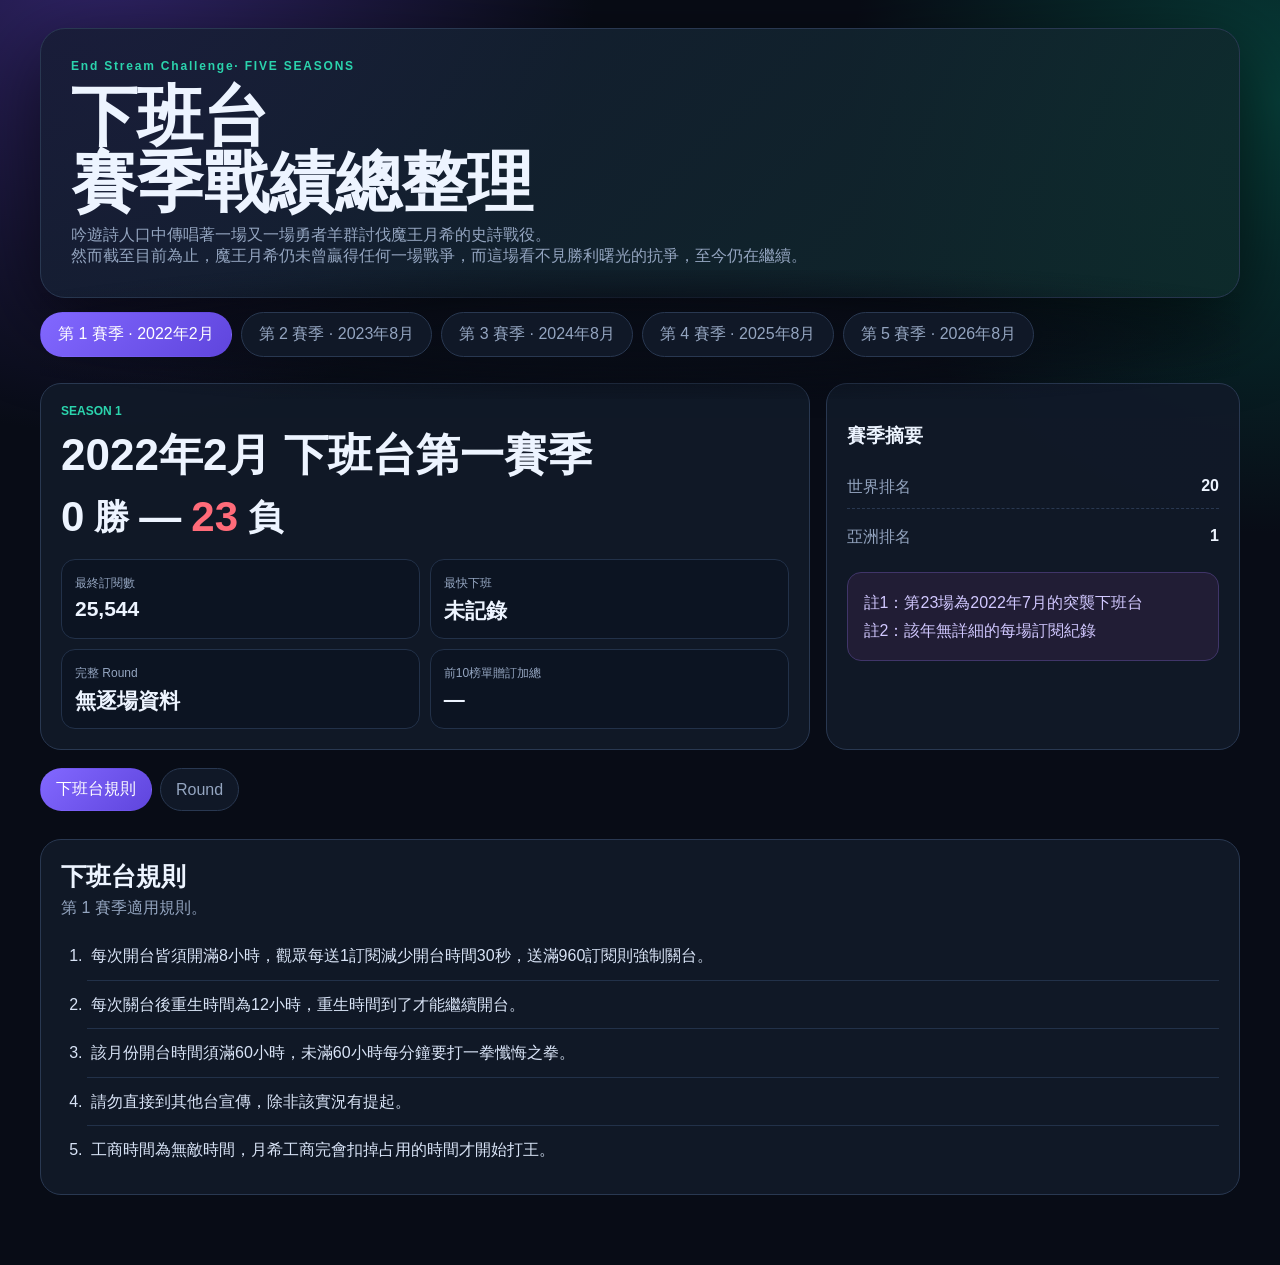
<file: index.html>
<!doctype html>
<html lang="zh-Hant">
<head>
<meta charset="utf-8">
<meta name="viewport" content="width=device-width,initial-scale=1">
<title>下班台賽季戰績總整理</title>
<link rel="stylesheet" href="css/style.css">
</head>
<body>
<main class="wrap">
<header class="masthead"><div class="eyebrow">End Stream Challenge· FIVE SEASONS</div><h1>下班台<br>賽季戰績總整理</h1><p>  吟遊詩人口中傳唱著一場又一場勇者羊群討伐魔王月希的史詩戰役。<br>
  然而截至目前為止，魔王月希仍未曾贏得任何一場戰爭，而這場看不見勝利曙光的抗爭，至今仍在繼續。</p></header>
<nav class="season-tabs" id="seasonTabs"></nav><div id="seasonPages"></div>
</main>
<script src="js/main.js"></script>
</body>
</html>
</file>
<file: css/style.css>
:root{--bg:#080c16;--panel:#111928;--panel2:#0c1422;--line:#293851;--text:#edf4ff;--muted:#94a5c0;--purple:#8268ff;--green:#2bd4ad;--yellow:#ffd166;--red:#ff6b79}
*{box-sizing:border-box}html{scroll-behavior:smooth;overflow-x:clip}body{margin:0;max-width:100%;overflow-x:clip;background:radial-gradient(circle at 8% -5%,#312469 0,transparent 28%),radial-gradient(circle at 100% 8%,#073d38 0,transparent 25%),var(--bg);color:var(--text);font-family:Inter,"Noto Sans TC","Microsoft JhengHei",sans-serif}
button,input,select{font:inherit}.wrap{width:100%;max-width:1240px;margin:auto;padding:28px 20px 70px}.masthead{padding:30px;border:1px solid var(--line);border-radius:25px;background:linear-gradient(135deg,#171c35dd,#0e2b2bdd);box-shadow:0 25px 80px #0009}.eyebrow{font-size:12px;color:var(--green);font-weight:900;letter-spacing:.15em}.masthead h1{font-size:clamp(34px,6vw,66px);line-height:1;margin:10px 0}.masthead p{color:var(--muted);margin:0}.season-tabs{position:sticky;top:0;z-index:20;isolation:isolate;display:flex;flex-wrap:wrap;align-items:center;gap:9px;padding:14px 0;max-width:100%;overflow:visible;background:transparent}.season-tabs::before{content:"";position:absolute;z-index:-1;pointer-events:none;inset:-28px 0;background:radial-gradient(ellipse at center,rgba(8,12,22,.94) 0%,rgba(8,12,22,.76) 34%,rgba(8,12,22,.32) 57%,rgba(8,12,22,.07) 73%,rgba(8,12,22,0) 84%,rgba(8,12,22,0) 100%)}.season-tab{max-width:100%;white-space:nowrap;border:1px solid var(--line);border-radius:999px;padding:11px 17px;background:#101827;color:var(--muted);cursor:pointer}.season-tab.active{background:linear-gradient(135deg,var(--purple),#5f45dd);border-color:transparent;color:#fff}.season{display:none;min-width:0}.season.active{display:block}
.hero{display:grid;grid-template-columns:1.3fr .7fr;gap:16px;margin-top:12px}.hero-card,.panel{background:#111928eF;border:1px solid var(--line);border-radius:21px;padding:20px}.season-kicker{color:var(--green);font-size:12px;font-weight:800}.hero-card h2{font-size:clamp(27px,4vw,44px);margin:8px 0}.record{display:flex;align-items:center;gap:10px;font-size:42px;font-weight:900}.record .loss{color:var(--red)}.stats{display:grid;grid-template-columns:repeat(2,1fr);gap:10px;margin-top:18px}.stat{background:var(--panel2);border:1px solid #223149;border-radius:14px;padding:13px}.stat span{color:var(--muted);font-size:12px}.stat b{display:block;margin-top:5px;font-size:21px}.season-nav{display:flex;flex-wrap:wrap;gap:8px;margin:18px 0}.season-nav button{border:1px solid var(--line);border-radius:999px;padding:10px 15px;color:var(--muted);background:#101827;cursor:pointer}.season-nav button:hover{color:#fff;border-color:var(--purple)}.season-nav button.active{color:#fff;border-color:transparent;background:linear-gradient(135deg,var(--purple),#5f45dd)}.season-subpage{display:none}.season-subpage.active{display:block}
.section{scroll-margin-top:78px;margin-top:28px}.section-head{display:flex;justify-content:space-between;align-items:end;gap:14px;margin-bottom:13px}.section-head h3{font-size:25px;margin:0}.section-head p{color:var(--muted);margin:5px 0 0}.grid{display:grid;grid-template-columns:1.3fr .7fr;gap:15px}.top-list{display:grid;gap:8px}.rank-row{display:grid;grid-template-columns:48px minmax(0,1fr) 105px;gap:11px;align-items:center;padding:12px;border:1px solid #223149;background:#0c1422;border-radius:14px}.rank-row.first{border-color:#756128;background:linear-gradient(90deg,#3b3118,#101827)}.rank-no{text-align:center;font-size:18px;font-weight:900}.rank-name{font-weight:800;overflow:hidden;text-overflow:ellipsis}.meta{color:var(--muted);font-size:12px;margin-top:4px}.amount{text-align:right;color:var(--green);font-weight:900}.bar{height:5px;background:#25334b;border-radius:8px;margin-top:7px;overflow:hidden}.bar i{display:block;height:100%;background:linear-gradient(90deg,var(--purple),var(--green))}
.mini-list{display:grid;gap:8px}.mini{display:flex;justify-content:space-between;gap:13px;padding:10px 0;border-bottom:1px dashed var(--line)}.mini:last-child{border:0}.mini span{color:var(--muted)}.controls{display:flex;gap:9px;flex-wrap:wrap;margin-bottom:13px}.control{min-width:190px;padding:10px 12px;border:1px solid var(--line);border-radius:11px;background:#0d1524;color:#fff}.table-wrap{overflow:auto;max-height:660px}.data-table{width:100%;border-collapse:collapse}.data-table th,.data-table td{padding:10px;border-bottom:1px solid #223149;text-align:left}.data-table th{position:sticky;top:0;background:#111928;color:var(--muted);font-size:12px;z-index:2}.num{text-align:right!important;font-variant-numeric:tabular-nums}
.round-grid{display:grid;grid-template-columns:repeat(3,1fr);gap:12px;align-items:start}.round-card{background:#101827;border:1px solid var(--line);border-radius:16px;padding:14px;align-self:start}.round-card summary{cursor:pointer;list-style:none}.round-card summary::-webkit-details-marker{display:none}.round-title{display:flex;justify-content:space-between;gap:10px}.badge{background:#0a2c29;color:var(--green);border-radius:999px;padding:5px 8px;font-size:12px}.round-sub{color:var(--muted);font-size:12px;line-height:1.6;margin-top:7px}.round-table{width:100%;border-collapse:collapse;margin-top:10px;font-size:13px}.round-table td{padding:6px 3px;border-top:1px solid #223149}.round-table td:last-child{text-align:right;color:var(--green);font-weight:800}.note{padding:8px;margin-top:8px;border-radius:9px;background:#201d37;color:#cbbfff;font-size:12px}
.cards{display:grid;grid-template-columns:repeat(2,1fr);gap:13px}.reward{display:grid;grid-template-columns:90px minmax(0,1fr) 65px;gap:10px;padding:10px 0;border-bottom:1px solid #223149}.reward:last-child{border:0}.status{color:var(--green);text-align:right}.status.no{color:var(--red)}.chips{display:flex;flex-wrap:wrap;gap:8px}.chip{padding:7px 10px;border:1px solid #304465;background:#17243a;border-radius:999px;font-size:13px}.rules-list{margin:0;padding-left:26px;line-height:1.85}.rules-list li{padding:9px 4px;color:#d9e4f7}.rules-list li+li{border-top:1px solid #223149}.rules-list.plain{padding-left:0;line-height:1.85}.rule-row{padding:9px 4px;color:#d9e4f7;font-weight:750}.rule-row+.rule-row{border-top:1px solid #223149}.rule-note{display:block;margin-top:5px;color:var(--muted);font-size:14px}.empty{text-align:center;padding:40px;color:var(--muted)}.notice{background:#211d35;border:1px solid #403569;color:#d1c8ff;padding:16px;border-radius:14px;line-height:1.7}.footer{text-align:center;color:#7384a2;font-size:12px;margin-top:45px}
@media(max-width:850px){.hero,.grid,.cards{grid-template-columns:1fr}.round-grid{grid-template-columns:repeat(2,1fr)}}@media(max-width:560px){.wrap{padding:14px 12px 45px}.masthead{padding:20px}.season-tabs{position:sticky;top:0;gap:8px}.season-tab{flex:1 1 calc(50% - 4px);padding:10px 9px;font-size:14px;text-align:center}.round-grid{grid-template-columns:1fr}.record{font-size:34px}.control{width:100%;min-width:0}.rank-row{grid-template-columns:38px minmax(0,1fr) 80px}.table-wrap{max-width:100%}.hide-mobile{display:none}}@media(max-width:360px){.season-tab{flex-basis:100%}}

.timeline-legend{display:flex;flex-wrap:wrap;gap:10px;margin:8px 0 0;color:var(--muted);font-size:13px}.timeline-legend i{display:inline-block;width:28px;height:10px;border-radius:999px;margin-right:6px;vertical-align:middle}.timeline-legend .stream{background:linear-gradient(90deg,#49d7aa,#75c391)}.timeline-panel{display:grid;gap:12px}.timeline-chart{border:1px solid var(--line);border-radius:16px;overflow:hidden;background:#0c1422}.timeline-head,.timeline-row{display:grid;grid-template-columns:76px minmax(720px,1fr)}.timeline-row{min-height:30px}.timeline-head{position:sticky;top:0;z-index:4;background:#121b2c;color:var(--muted);font-size:11px;font-weight:800}.timeline-date,.timeline-corner{border-right:1px solid #223149;display:flex;align-items:center}.timeline-corner{padding:8px 12px}.timeline-date{padding:0 12px;line-height:1}.timeline-hours{display:grid;grid-template-columns:repeat(24,1fr)}.timeline-hours span{padding:8px 0;text-align:center;border-right:1px solid rgba(255,255,255,.08)}.timeline-hours span:last-child{border-right:0}.timeline-date{font-weight:900;color:#dce8ff;background:rgba(17,25,40,.88)}.timeline-track{position:relative;height:30px;background:repeating-linear-gradient(90deg,transparent 0,transparent calc(100% / 24 - 1px),rgba(255,255,255,.12) calc(100% / 24 - 1px),rgba(255,255,255,.12) calc(100% / 24));overflow:visible}.timeline-row:nth-child(odd) .timeline-track{background-color:#0e1727}.timeline-row:nth-child(even) .timeline-track{background-color:rgba(255,255,255,.045)}.timeline-row+.timeline-row{border-top:1px solid #223149}.timeline-seg{position:absolute;top:5px;height:20px;border-radius:0;background:linear-gradient(90deg,#48d7ab,#78c18f);box-shadow:0 0 18px rgba(43,212,173,.18);min-width:3px;cursor:pointer}.timeline-seg.work-only{background:linear-gradient(90deg,#f6b45b,#ffd166);box-shadow:0 0 18px rgba(255,209,102,.2)}.timeline-legend .work-only{background:linear-gradient(90deg,#f6b45b,#ffd166)}.timeline-tooltip{position:fixed;z-index:1000;display:none;max-width:260px;padding:10px 12px;border:1px solid rgba(130,104,255,.55);border-radius:12px;background:#0b1220;color:#edf4ff;box-shadow:0 16px 45px rgba(0,0,0,.5);font-size:13px;line-height:1.55;pointer-events:none}.timeline-tooltip.show{display:block}.timeline-tip-work{display:block;margin-top:7px;padding-top:7px;border-top:1px solid rgba(43,212,173,.35);color:#2bd4ad;font-weight:900}.timeline-tip{margin-top:6px;color:var(--muted);font-size:13px;line-height:1.6}.timeline-detail{margin-top:14px}@media(max-width:850px){.timeline-chart{overflow-x:auto}.timeline-head,.timeline-row{grid-template-columns:70px minmax(620px,1fr)}}@media(max-width:560px){.timeline-chart{overflow-x:auto}.timeline-corner{padding:8px}.timeline-date{padding:0 8px;font-size:12px}.timeline-track{height:30px}.timeline-hours span{font-size:10px;padding:8px 0}}
</file>
